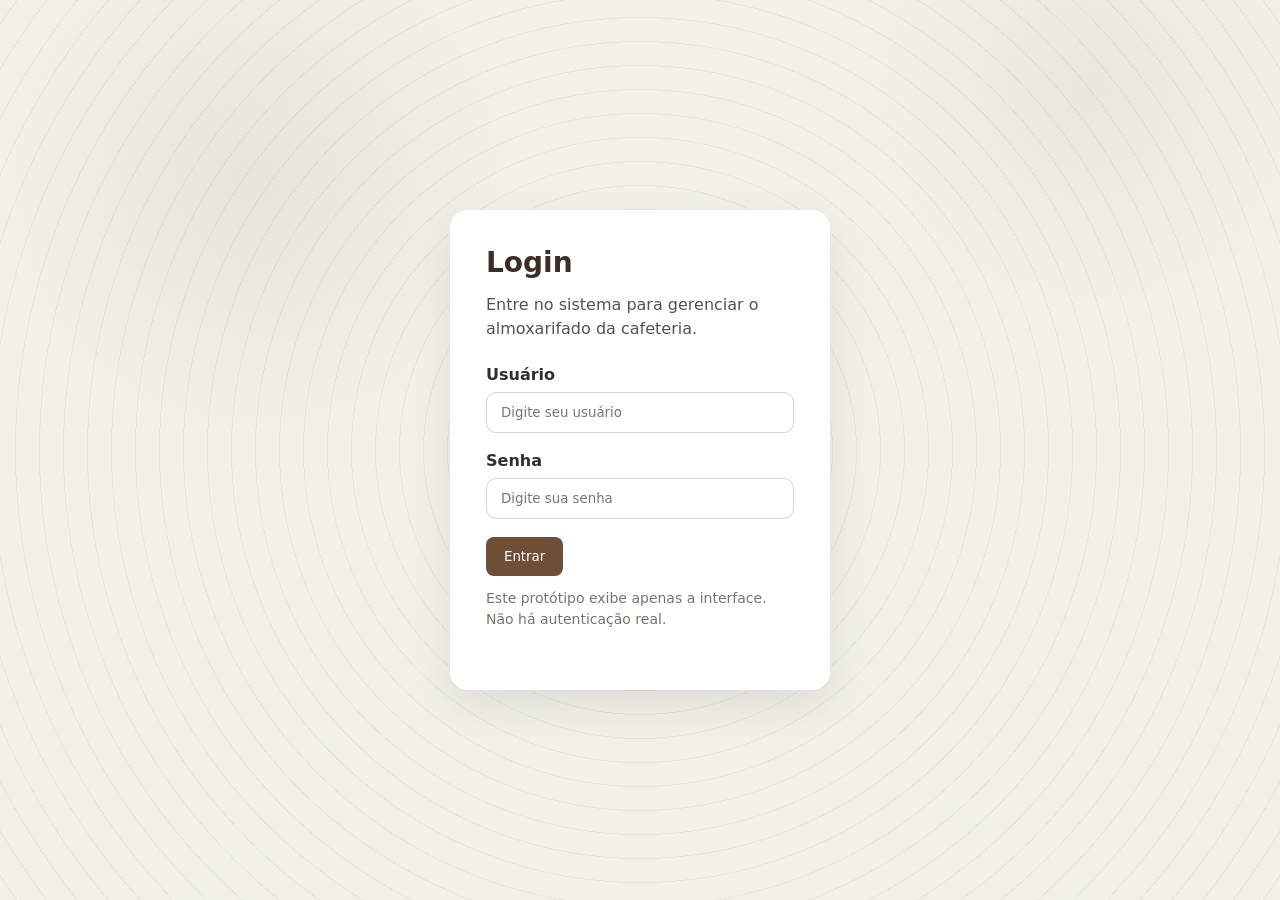
<file: Projeto 2/index.html>
<!DOCTYPE html>
<html lang="pt-BR">
<head>
  <meta charset="UTF-8">
  <meta name="viewport" content="width=device-width, initial-scale=1.0">
  <title>Sistema Café - Login</title>
  <link rel="stylesheet" href="css/style.css">
</head>
<body>
  <div class="login-container">
    <div class="login-card">
      <h1>Login</h1>
      <p>Entre no sistema para gerenciar o almoxarifado da cafeteria.</p>
      <form action="principal.html">
        <label for="usuario">Usuário</label>
        <input id="usuario" type="text" placeholder="Digite seu usuário" />

        <label for="senha">Senha</label>
        <input id="senha" type="password" placeholder="Digite sua senha" />

        <button type="submit">Entrar</button>
        <p class="note">Este protótipo exibe apenas a interface. Não há autenticação real.</p>
      </form>
    </div>
  </div>
</body>
</html>
</file>
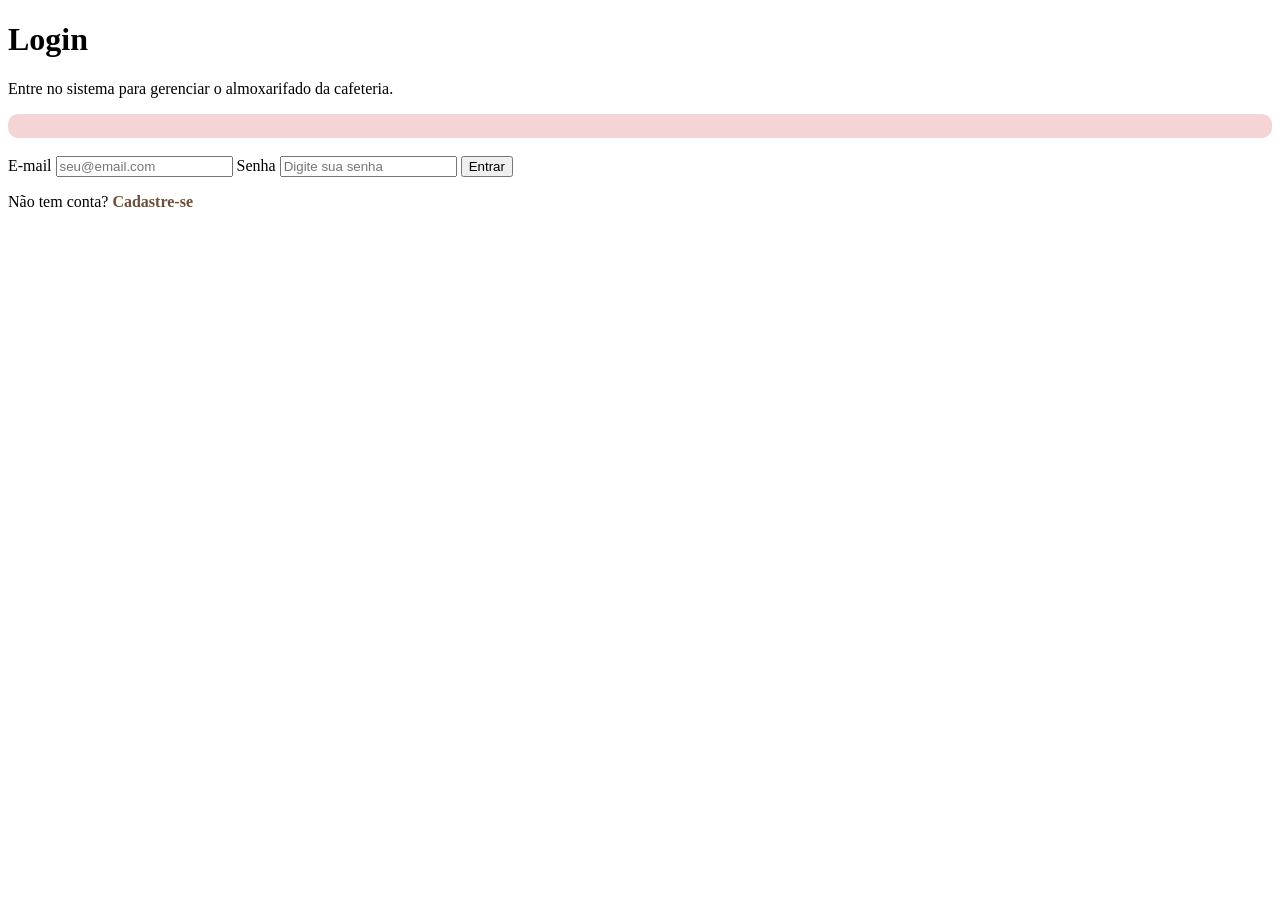
<file: src/main/resources/templates/index.html>
<!DOCTYPE html>
<html xmlns:th="http://www.thymeleaf.org" lang="pt-BR">
<head>
  <meta charset="UTF-8">
  <meta name="viewport" content="width=device-width, initial-scale=1.0">
  <title>Sistema Café - Login</title>
  <link rel="stylesheet" th:href="@{/css/style.css}">
</head>
<body>
  <div class="login-container">
    <div class="login-card">
      <h1>Login</h1>
      <p>Entre no sistema para gerenciar o almoxarifado da cafeteria.</p>

      <div th:if="${erro}" style="background:#f4d4d4;color:#7e2d2d;padding:12px;border-radius:10px;margin-bottom:18px;font-size:14px;" th:text="${erro}"></div>

      <form th:action="@{/login}" method="post">
        <label for="email">E-mail</label>
        <input id="email" type="email" name="email" placeholder="seu@email.com" required />

        <label for="senha">Senha</label>
        <input id="senha" type="password" name="senha" placeholder="Digite sua senha" required />

        <button type="submit">Entrar</button>
      </form>

      <p class="note">
        Não tem conta? <a th:href="@{/cadastro}" style="color:#6f4e37;font-weight:600;">Cadastre-se</a>
      </p>
    </div>
  </div>
</body>
</html>
</file>
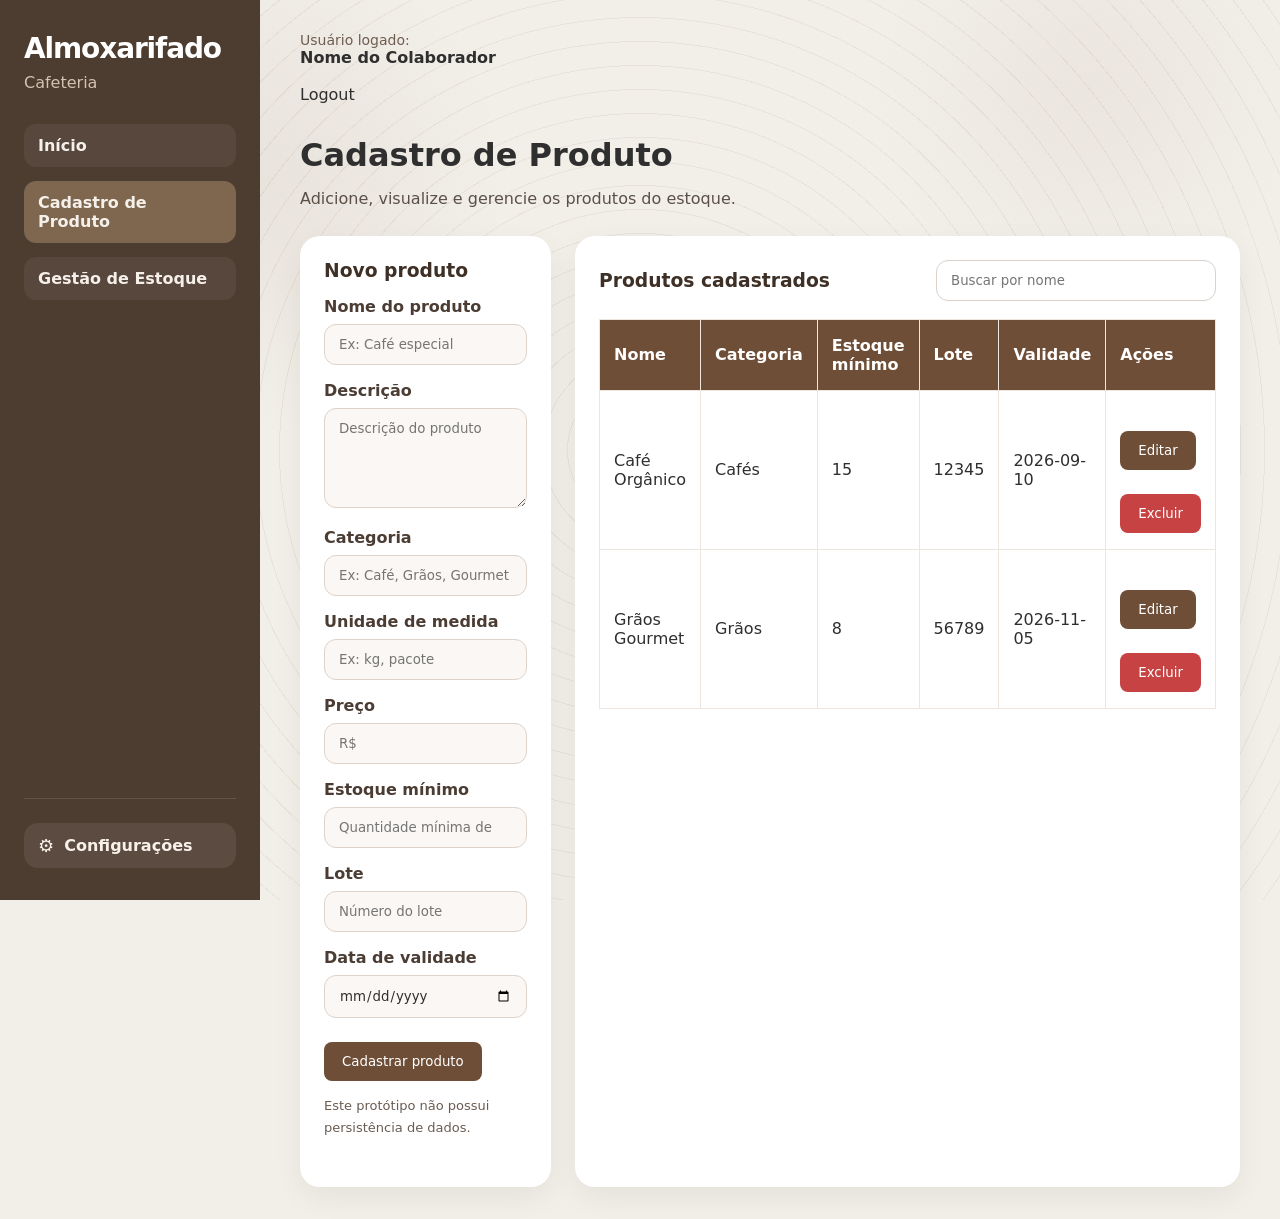
<file: Projeto 2/cadastro.html>
<!DOCTYPE html>
<html lang="pt-BR">
<head>
  <meta charset="UTF-8">
  <meta name="viewport" content="width=device-width, initial-scale=1.0">
  <title>Sistema Café - Cadastro de Produto</title>
  <link rel="stylesheet" href="css/style.css">
</head>
<body>
  <aside class="sidebar">
    <div class="brand">
      <h1>Almoxarifado</h1>
      <p>Cafeteria</p>
    </div>
    <nav class="sidebar-nav">
      <a href="principal.html">Início</a>
      <a href="cadastro.html" class="active">Cadastro de Produto</a>
      <a href="estoque.html">Gestão de Estoque</a>
    </nav>
    <div class="sidebar-settings">
      <input type="checkbox" id="settings-toggle" class="settings-checkbox" />
      <label for="settings-toggle" class="gear-button" title="Abrir configurações">
        <span class="gear-icon">⚙️</span>
        Configurações
      </label>
      <div class="settings-panel">
        <a href="welcome.html" class="button logout">Logout</a>
        <a href="index.html" class="button secondary">Trocar conta</a>
      </div>
    </div>
  </aside>

  <main>
    <header class="page-header">
      <div>
        <span class="welcome-label">Usuário logado:</span>
        <strong>Nome do Colaborador</strong>
      </div>
      <div class="header-actions">
        <a href="welcome.html" class="button logout">Logout</a>
      </div>
    </header>

    <section class="page-section">
      <h2>Cadastro de Produto</h2>
      <p>Adicione, visualize e gerencie os produtos do estoque.</p>

      <div class="form-grid">
        <form class="card form-card">
          <h3>Novo produto</h3>
          <label>Nome do produto</label>
          <input type="text" placeholder="Ex: Café especial" />
          <label>Descrição</label>
          <textarea placeholder="Descrição do produto"></textarea>
          <label>Categoria</label>
          <input type="text" placeholder="Ex: Café, Grãos, Gourmet" />
          <label>Unidade de medida</label>
          <input type="text" placeholder="Ex: kg, pacote" />
          <label>Preço</label>
          <input type="number" placeholder="R$" />
          <label>Estoque mínimo</label>
          <input type="number" placeholder="Quantidade mínima de segurança" />
          <label>Lote</label>
          <input type="text" placeholder="Número do lote" />
          <label>Data de validade</label>
          <input type="date" />
          <button type="submit">Cadastrar produto</button>
          <p class="note">Este protótipo não possui persistência de dados.</p>
        </form>

        <div class="card table-card">
          <div class="table-header">
            <h3>Produtos cadastrados</h3>
            <input type="search" class="busca" placeholder="Buscar por nome" />
          </div>

          <table>
            <thead>
              <tr>
                <th>Nome</th>
                <th>Categoria</th>
                <th>Estoque mínimo</th>
                <th>Lote</th>
                <th>Validade</th>
                <th>Ações</th>
              </tr>
            </thead>
            <tbody>
              <tr>
                <td>Café Orgânico</td>
                <td>Cafés</td>
                <td>15</td>
                <td>12345</td>
                <td>2026-09-10</td>
                <td>
                  <button>Editar</button>
                  <button class="excluir">Excluir</button>
                </td>
              </tr>
              <tr>
                <td>Grãos Gourmet</td>
                <td>Grãos</td>
                <td>8</td>
                <td>56789</td>
                <td>2026-11-05</td>
                <td>
                  <button>Editar</button>
                  <button class="excluir">Excluir</button>
                </td>
              </tr>
            </tbody>
          </table>
        </div>
      </div>
    </section>
  </main>
</body>
</html>
</file>
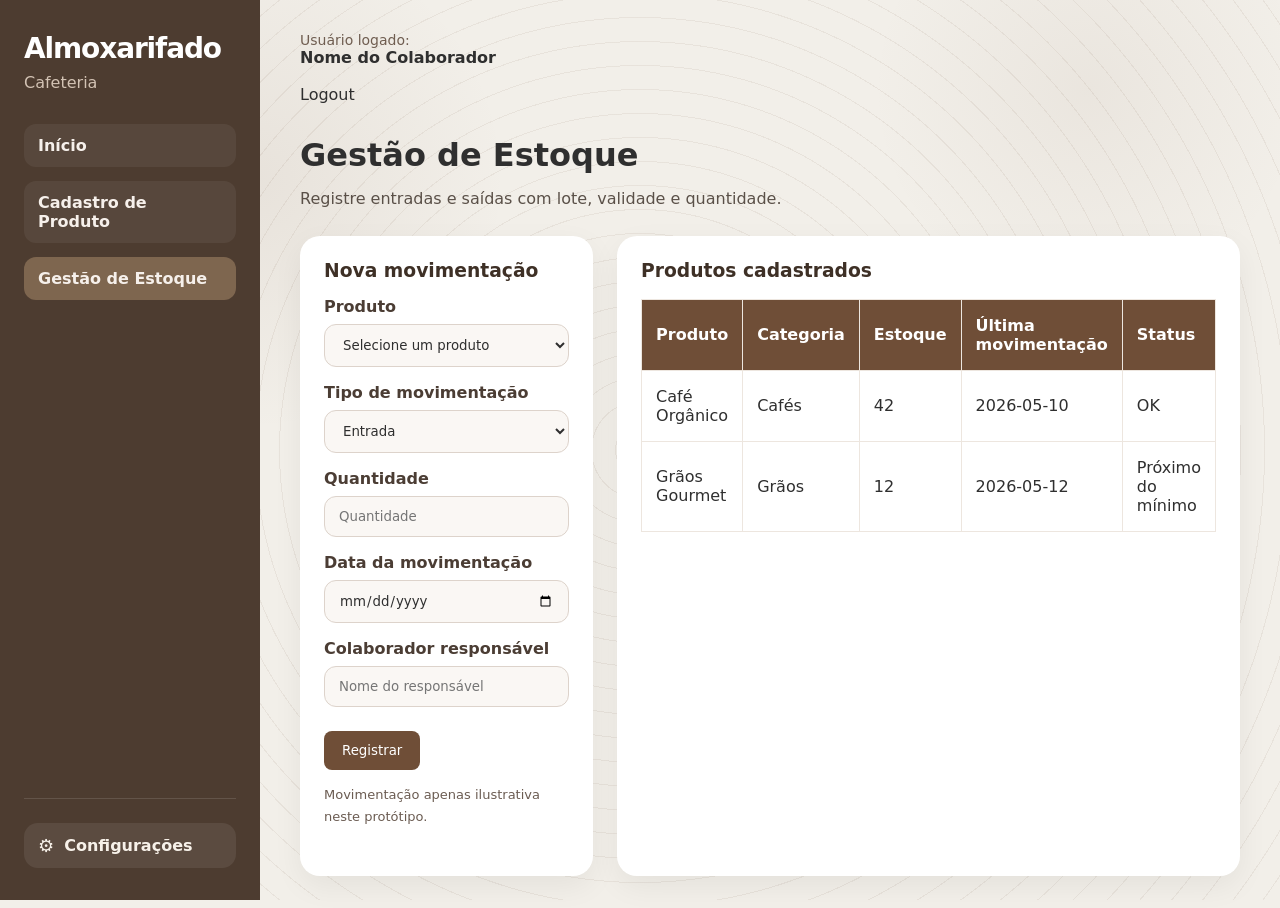
<file: Projeto 2/estoque.html>
<!DOCTYPE html>
<html lang="pt-BR">
<head>
  <meta charset="UTF-8">
  <meta name="viewport" content="width=device-width, initial-scale=1.0">
  <title>Sistema Café - Gestão de Estoque</title>
  <link rel="stylesheet" href="css/style.css">
</head>
<body>
  <aside class="sidebar">
    <div class="brand">
      <h1>Almoxarifado</h1>
      <p>Cafeteria</p>
    </div>
    <nav class="sidebar-nav">
      <a href="principal.html">Início</a>
      <a href="cadastro.html">Cadastro de Produto</a>
      <a href="estoque.html" class="active">Gestão de Estoque</a>
    </nav>
    <div class="sidebar-settings">
      <input type="checkbox" id="settings-toggle" class="settings-checkbox" />
      <label for="settings-toggle" class="gear-button" title="Abrir configurações">
        <span class="gear-icon">⚙️</span>
        Configurações
      </label>
      <div class="settings-panel">
        <a href="welcome.html" class="button logout">Logout</a>
        <a href="index.html" class="button secondary">Trocar conta</a>
      </div>
    </div>
  </aside>

  <main>
    <header class="page-header">
      <div>
        <span class="welcome-label">Usuário logado:</span>
        <strong>Nome do Colaborador</strong>
      </div>
      <div class="header-actions">
        <a href="welcome.html" class="button logout">Logout</a>
      </div>
    </header>

    <section class="page-section">
      <h2>Gestão de Estoque</h2>
      <p>Registre entradas e saídas com lote, validade e quantidade.</p>

      <div class="form-grid">
        <form class="card form-card">
          <h3>Nova movimentação</h3>
          <label>Produto</label>
          <select>
            <option selected>Selecione um produto</option>
            <option>Café Orgânico</option>
            <option>Grãos Gourmet</option>
          </select>
          <label>Tipo de movimentação</label>
          <select>
            <option selected>Entrada</option>
            <option>Saída</option>
          </select>
          <label>Quantidade</label>
          <input type="number" placeholder="Quantidade" />
          <label>Data da movimentação</label>
          <input type="date" />
          <label>Colaborador responsável</label>
          <input type="text" placeholder="Nome do responsável" />
          <button type="submit">Registrar</button>
          <p class="note">Movimentação apenas ilustrativa neste protótipo.</p>
        </form>

        <div class="card table-card">
          <div class="table-header">
            <h3>Produtos cadastrados</h3>
          </div>

          <table>
            <thead>
              <tr>
                <th>Produto</th>
                <th>Categoria</th>
                <th>Estoque</th>
                <th>Última movimentação</th>
                <th>Status</th>
              </tr>
            </thead>
            <tbody>
              <tr>
                <td>Café Orgânico</td>
                <td>Cafés</td>
                <td>42</td>
                <td>2026-05-10</td>
                <td>OK</td>
              </tr>
              <tr>
                <td>Grãos Gourmet</td>
                <td>Grãos</td>
                <td>12</td>
                <td>2026-05-12</td>
                <td>Próximo do mínimo</td>
              </tr>
            </tbody>
          </table>
        </div>
      </div>
    </section>
  </main>
</body>
</html>
</file>
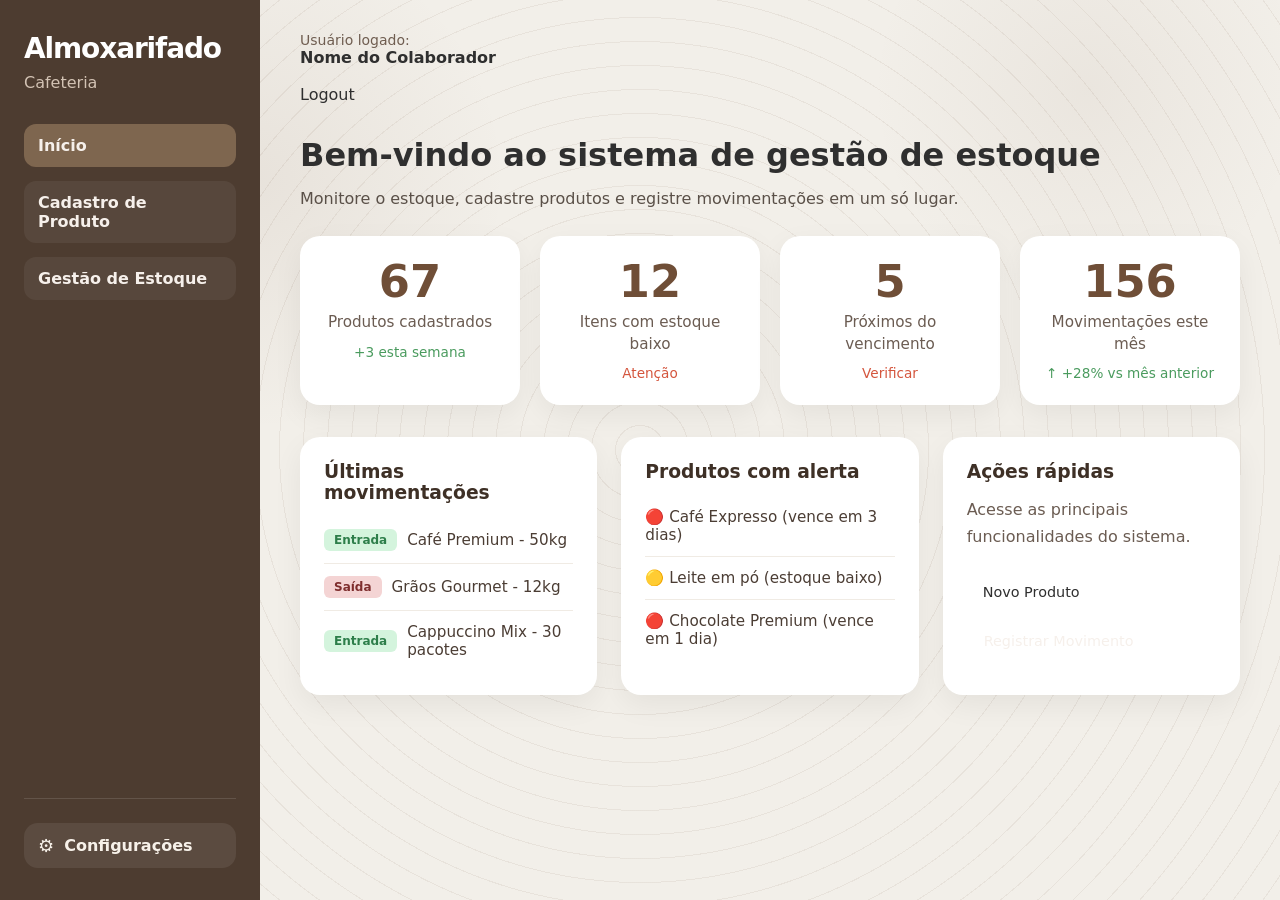
<file: Projeto 2/principal.html>
<!DOCTYPE html>
<html lang="pt-BR">
<head>
  <meta charset="UTF-8">
  <meta name="viewport" content="width=device-width, initial-scale=1.0">
  <title>Sistema Café - Início</title>
  <link rel="stylesheet" href="css/style.css">
</head>
<body>
  <aside class="sidebar">
    <div class="brand">
      <h1>Almoxarifado</h1>
      <p>Cafeteria</p>
    </div>
    <nav class="sidebar-nav">
      <a href="principal.html" class="active">Início</a>
      <a href="cadastro.html">Cadastro de Produto</a>
      <a href="estoque.html">Gestão de Estoque</a>
    </nav>
    <div class="sidebar-settings">
      <input type="checkbox" id="settings-toggle" class="settings-checkbox" />
      <label for="settings-toggle" class="gear-button" title="Abrir configurações">
        <span class="gear-icon">⚙️</span>
        Configurações
      </label>
      <div class="settings-panel">
        <a href="welcome.html" class="button logout">Logout</a>
        <a href="index.html" class="button secondary">Trocar conta</a>
      </div>
    </div>
  </aside>

  <main>
    <header class="page-header">
      <div>
        <span class="welcome-label">Usuário logado:</span>
        <strong>Nome do Colaborador</strong>
      </div>
      <div class="header-actions">
        <a href="welcome.html" class="button logout">Logout</a>
      </div>
    </header>

    <section class="dashboard-overview">
      <h2>Bem-vindo ao sistema de gestão de estoque</h2>
      <p>Monitore o estoque, cadastre produtos e registre movimentações em um só lugar.</p>

      <div class="stats-grid">
        <div class="stat-card">
          <div class="stat-number">67</div>
          <div class="stat-label">Produtos cadastrados</div>
          <div class="stat-change">+3 esta semana</div>
        </div>
        <div class="stat-card">
          <div class="stat-number">12</div>
          <div class="stat-label">Itens com estoque baixo</div>
          <div class="stat-change alert"> Atenção</div>
        </div>
        <div class="stat-card">
          <div class="stat-number">5</div>
          <div class="stat-label">Próximos do vencimento</div>
          <div class="stat-change alert"> Verificar</div>
        </div>
        <div class="stat-card">
          <div class="stat-number">156</div>
          <div class="stat-label">Movimentações este mês</div>
          <div class="stat-change">↑ +28% vs mês anterior</div>
        </div>
      </div>

      <div class="cards-grid">
        <article class="info-card">
          <h3>Últimas movimentações</h3>
          <ul class="activity-list">
            <li><span class="badge entrada">Entrada</span> Café Premium - 50kg</li>
            <li><span class="badge saida">Saída</span> Grãos Gourmet - 12kg</li>
            <li><span class="badge entrada">Entrada</span> Cappuccino Mix - 30 pacotes</li>
          </ul>
        </article>
        <article class="info-card">
          <h3>Produtos com alerta</h3>
          <ul class="alert-list">
            <li>🔴 Café Expresso (vence em 3 dias)</li>
            <li>🟡 Leite em pó (estoque baixo)</li>
            <li>🔴 Chocolate Premium (vence em 1 dia)</li>
          </ul>
        </article>
        <article class="info-card">
          <h3>Ações rápidas</h3>
          <p>Acesse as principais funcionalidades do sistema.</p>
          <div class="quick-actions">
            <a href="cadastro.html" class="button small">Novo Produto</a>
            <a href="estoque.html" class="button small secondary">Registrar Movimento</a>
          </div>
        </article>
      </div>
    </section>
      </div>
    </section>
  </main>
</body>
</html>
</file>
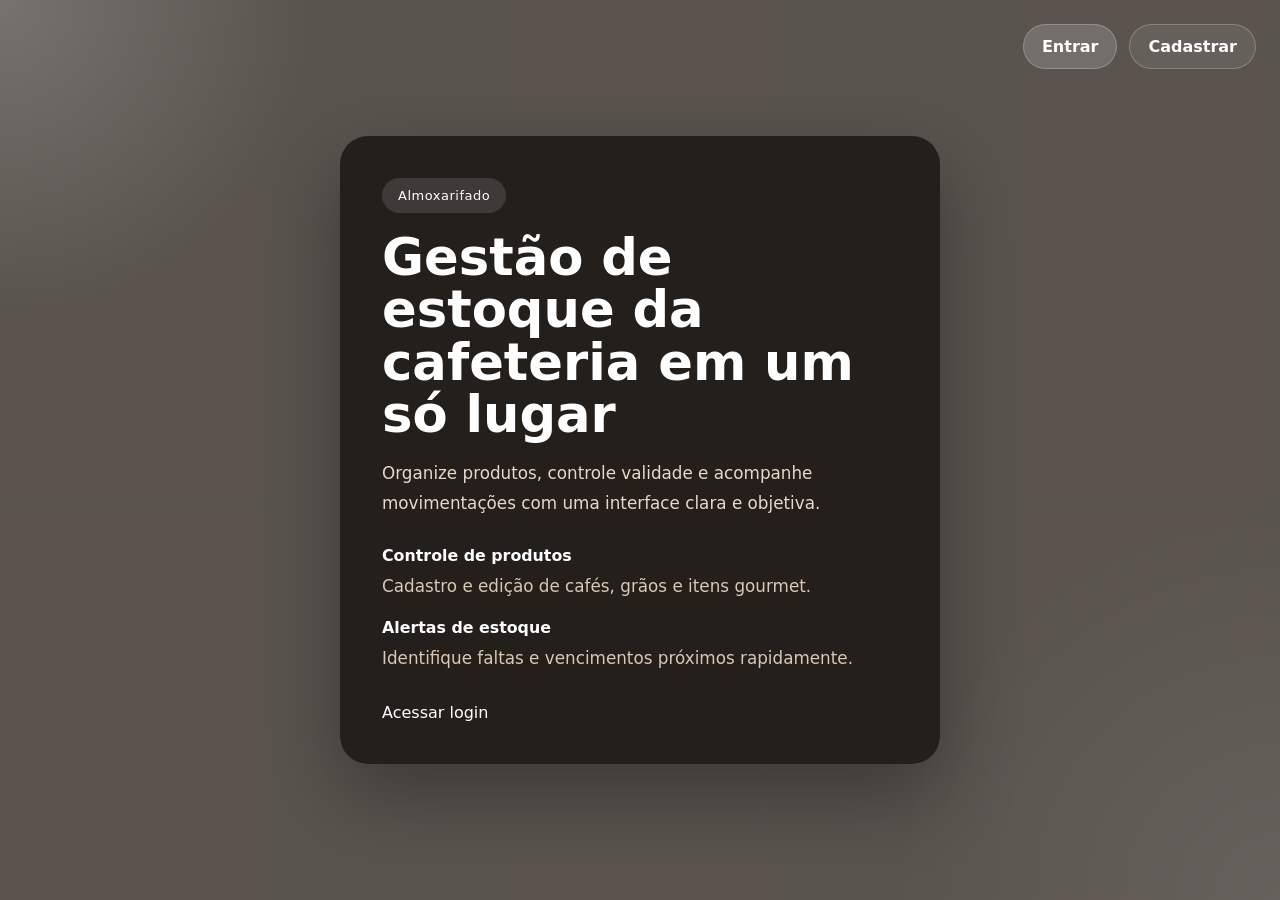
<file: Projeto 2/welcome.html>
<!DOCTYPE html>
<html lang="pt-BR">
<head>
  <meta charset="UTF-8">
  <meta name="viewport" content="width=device-width, initial-scale=1.0">
  <title>Sistema Café - Bem-vindo</title>
  <link rel="stylesheet" href="css/style.css">
</head>
<body class="landing-page">
  <div class="landing-topbar">
    <a href="index.html" class="landing-button">Entrar</a>
    <a href="index.html" class="landing-button secondary">Cadastrar</a>
  </div>

  <main class="landing-hero">
    <div class="hero-content">
      <span class="hero-badge">Almoxarifado</span>
      <h1>Gestão de estoque da cafeteria em um só lugar</h1>
      <p>Organize produtos, controle validade e acompanhe movimentações com uma interface clara e objetiva.</p>
      <div class="hero-features">
        <div>
          <strong>Controle de produtos</strong>
          <p>Cadastro e edição de cafés, grãos e itens gourmet.</p>
        </div>
        <div>
          <strong>Alertas de estoque</strong>
          <p>Identifique faltas e vencimentos próximos rapidamente.</p>
        </div>
      </div>
      <a href="index.html" class="button">Acessar login</a>
    </div>
  </main>
</body>
</html>
</file>
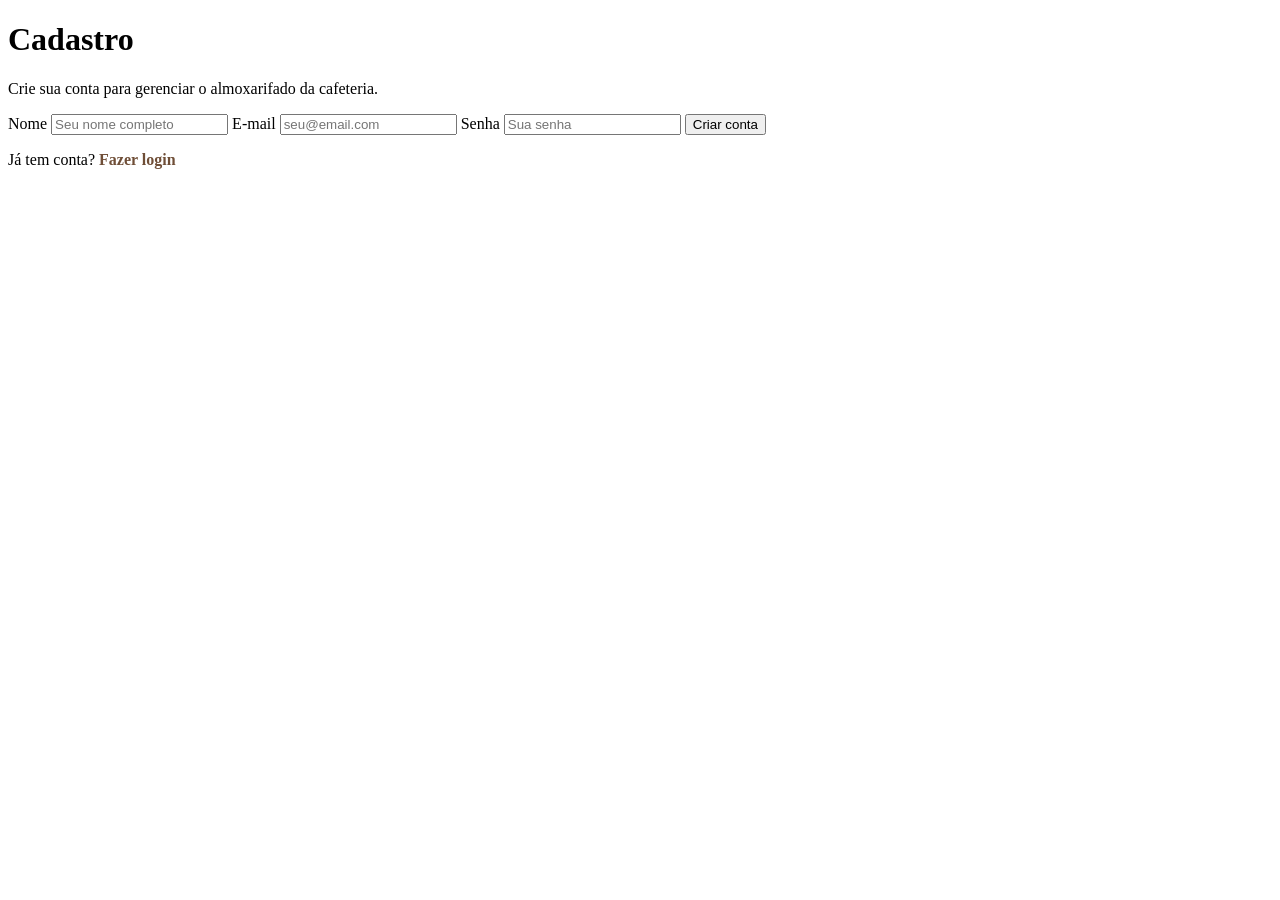
<file: src/main/resources/templates/cadastro-usuario.html>
<!DOCTYPE html>
<html xmlns:th="http://www.thymeleaf.org" lang="pt-BR">
<head>
  <meta charset="UTF-8">
  <meta name="viewport" content="width=device-width, initial-scale=1.0">
  <title>Sistema Café - Cadastro</title>
  <link rel="stylesheet" th:href="@{/css/style.css}">
</head>
<body>
  <div class="login-container">
    <div class="login-card">
      <h1>Cadastro</h1>
      <p>Crie sua conta para gerenciar o almoxarifado da cafeteria.</p>

      <div th:if="${erro}" class="erro-msg" th:text="${erro}"></div>

      <form th:action="@{/cadastro}" th:object="${usuario}" method="post">
        <label for="nome">Nome</label>
        <input id="nome" type="text" th:field="*{nome}" placeholder="Seu nome completo" required />

        <label for="email">E-mail</label>
        <input id="email" type="email" th:field="*{email}" placeholder="seu@email.com" required />

        <label for="senha">Senha</label>
        <input id="senha" type="password" th:field="*{senha}" placeholder="Sua senha" required />

        <button type="submit">Criar conta</button>
      </form>

      <p class="note">
        Já tem conta? <a th:href="@{/login}" style="color:#6f4e37;font-weight:600;">Fazer login</a>
      </p>
    </div>
  </div>
</body>
</html>
</file>
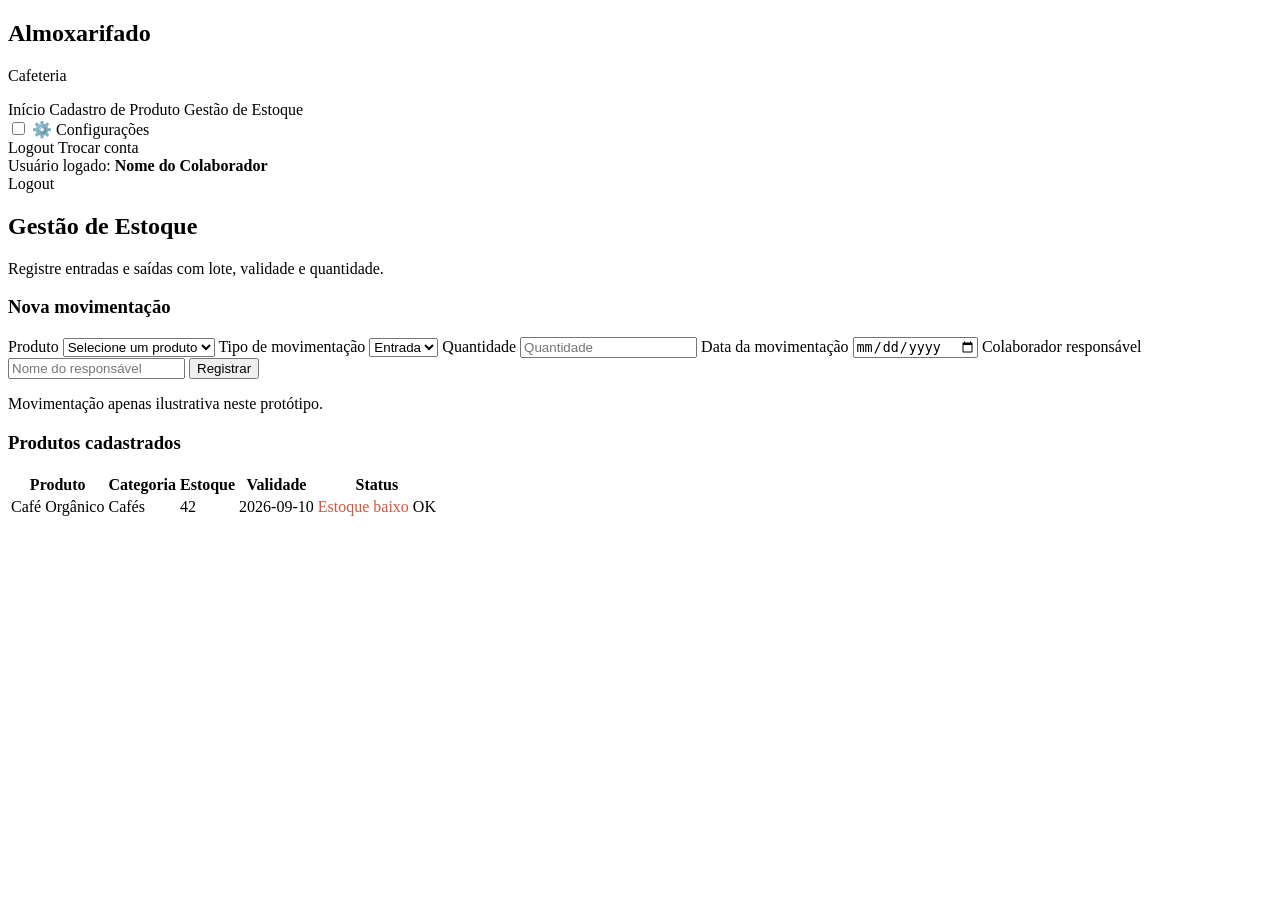
<file: src/main/resources/templates/estoque.html>
<!DOCTYPE html>
<html xmlns:th="http://www.thymeleaf.org" lang="pt-BR">
<head>
  <meta charset="UTF-8">
  <meta name="viewport" content="width=device-width, initial-scale=1.0">
  <title>Sistema Café - Gestão de Estoque</title>
  <link rel="stylesheet" th:href="@{/css/style.css}">
</head>
<body>
  <aside class="sidebar">
    <div class="brand">
      <h1>Almoxarifado</h1>
      <p>Cafeteria</p>
    </div>
    <nav class="sidebar-nav">
      <a th:href="@{/principal}">Início</a>
      <a th:href="@{/produtos/novo}">Cadastro de Produto</a>
      <a th:href="@{/estoque}" class="active">Gestão de Estoque</a>
    </nav>
    <div class="sidebar-settings">
      <input type="checkbox" id="settings-toggle" class="settings-checkbox" />
      <label for="settings-toggle" class="gear-button" title="Abrir configurações">
        <span class="gear-icon">⚙️</span>
        Configurações
      </label>
      <div class="settings-panel">
        <a th:href="@{/logout}" class="button logout">Logout</a>
        <a th:href="@{/login}" class="button secondary">Trocar conta</a>
      </div>
    </div>
  </aside>

  <main>
    <header class="page-header">
      <div>
        <span class="welcome-label">Usuário logado:</span>
        <strong th:text="${session.usuarioLogado != null ? session.usuarioLogado.nome : 'Visitante'}">Nome do Colaborador</strong>
      </div>
      <div class="header-actions">
        <a th:href="@{/logout}" class="button logout">Logout</a>
      </div>
    </header>

    <section class="page-section">
      <h2>Gestão de Estoque</h2>
      <p>Registre entradas e saídas com lote, validade e quantidade.</p>

      <div class="form-grid">
        <form class="card form-card" th:action="@{/estoque}" method="post">
          <h3>Nova movimentação</h3>
          <label>Produto</label>
          <select name="produtoId">
            <option selected disabled>Selecione um produto</option>
            <option th:each="p : ${produtos}" th:value="${p.id}" th:text="${p.nome}"></option>
          </select>
          <label>Tipo de movimentação</label>
          <select name="tipo">
            <option value="ENTRADA">Entrada</option>
            <option value="SAIDA">Saída</option>
          </select>
          <label>Quantidade</label>
          <input type="number" name="quantidade" placeholder="Quantidade" />
          <label>Data da movimentação</label>
          <input type="date" name="data" />
          <label>Colaborador responsável</label>
          <input type="text" name="responsavel" placeholder="Nome do responsável" />
          <button type="submit">Registrar</button>
          <p class="note">Movimentação apenas ilustrativa neste protótipo.</p>
        </form>

        <div class="card table-card">
          <div class="table-header">
            <h3>Produtos cadastrados</h3>
          </div>

          <table>
            <thead>
              <tr>
                <th>Produto</th>
                <th>Categoria</th>
                <th>Estoque</th>
                <th>Validade</th>
                <th>Status</th>
              </tr>
            </thead>
            <tbody>
              <tr th:each="p : ${produtos}">
                <td th:text="${p.nome}">Café Orgânico</td>
                <td th:text="${p.categoria}">Cafés</td>
                <td th:text="${p.estoque}">42</td>
                <td th:text="${p.dataValidade}">2026-09-10</td>
                <td>
                  <span th:if="${p.estoque != null and p.estoqueMinimo != null and p.estoque < p.estoqueMinimo}" style="color:#d4553d;">Estoque baixo</span>
                  <span th:unless="${p.estoque != null and p.estoqueMinimo != null and p.estoque < p.estoqueMinimo}">OK</span>
                </td>
              </tr>
            </tbody>
          </table>
        </div>
      </div>
    </section>
  </main>
</body>
</html>
</file>
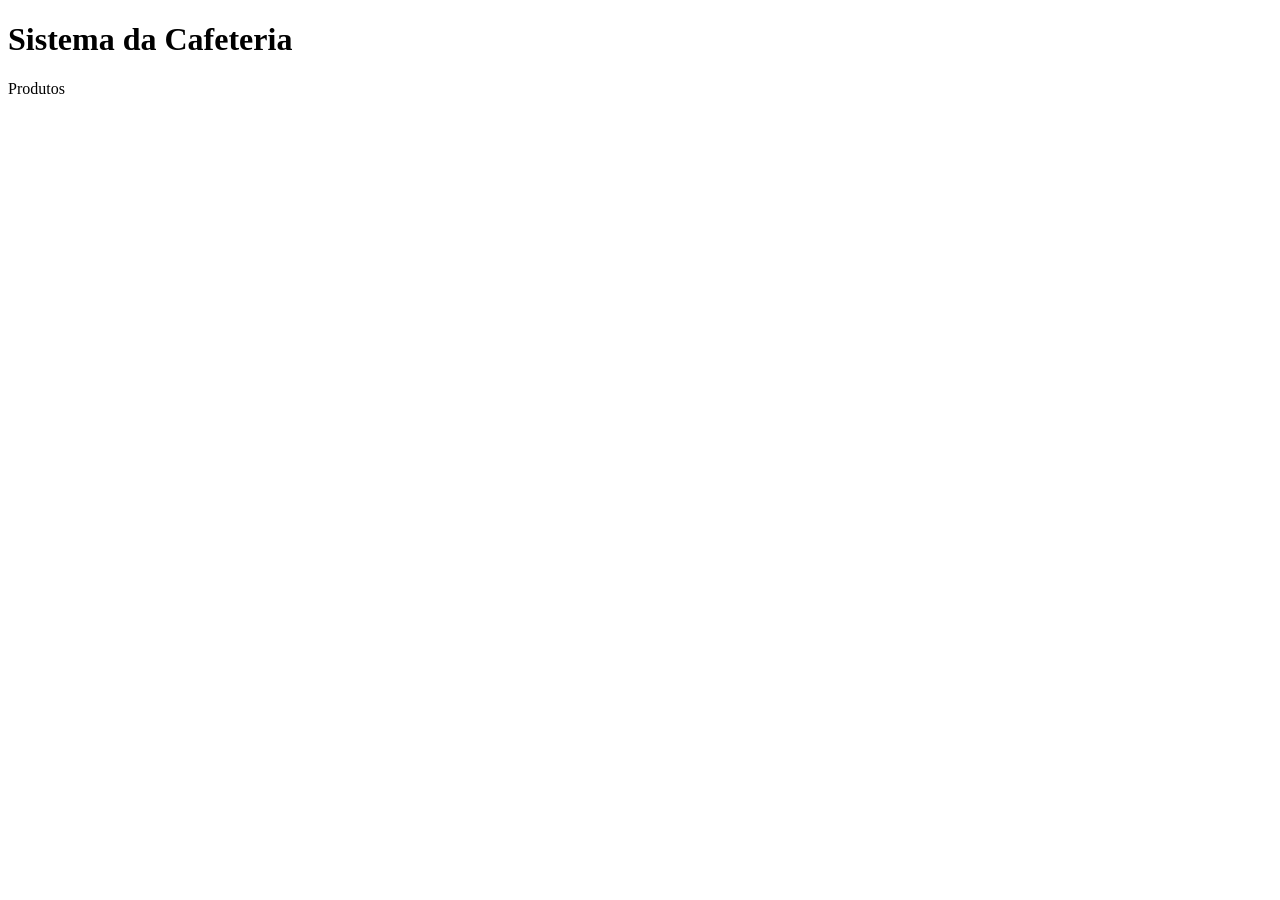
<file: src/main/resources/templates/home.html>
<!DOCTYPE html>
<html xmlns:th="http://www.thymeleaf.org">

<head>

    <title>Cafeteria</title>

    <link rel="stylesheet"
          th:href="@{/css/style.css}">

</head>

<body>

<h1>
    Sistema da Cafeteria
</h1>

<a th:href="@{/produtos}">
    Produtos
</a>

</body>
</html>
</file>
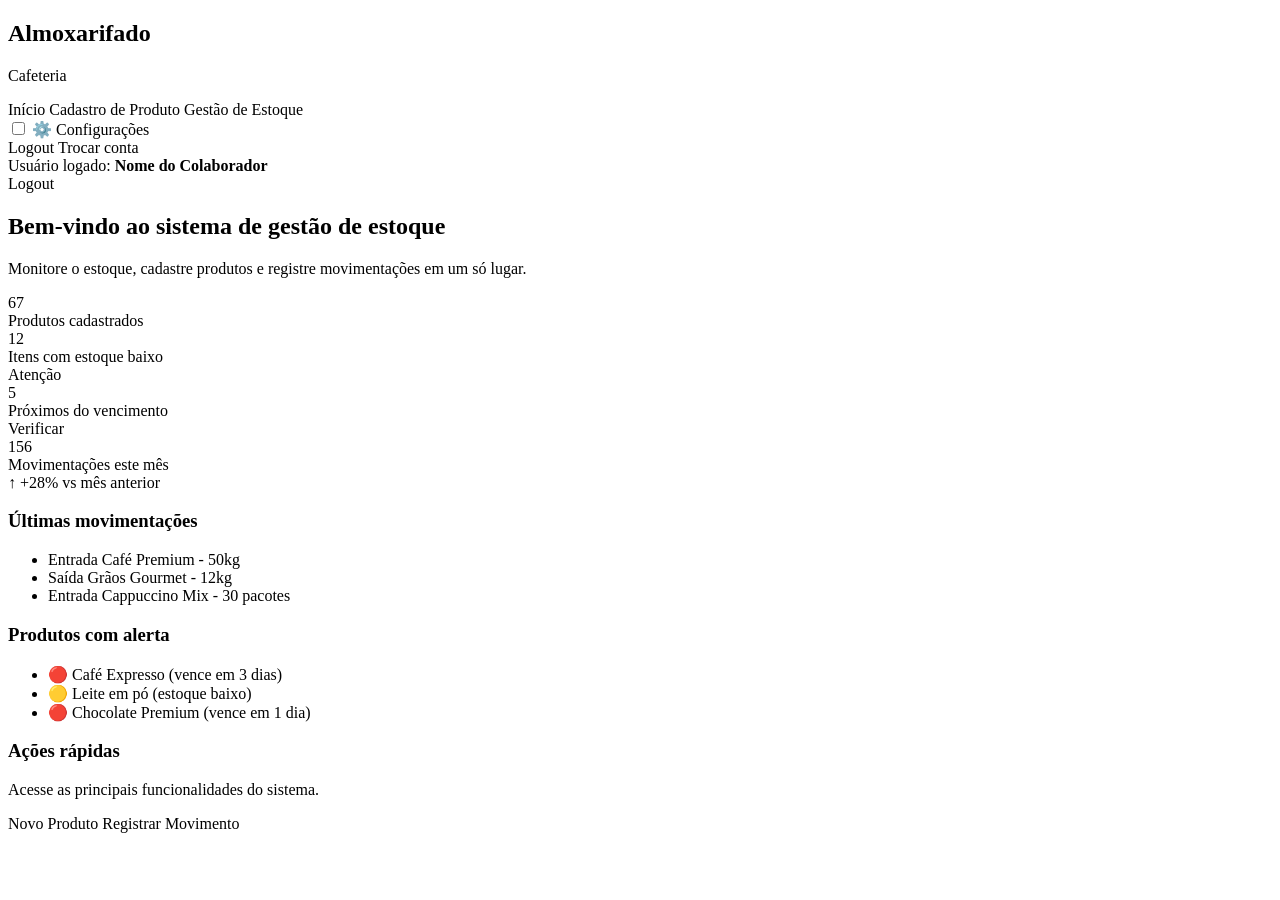
<file: src/main/resources/templates/principal.html>
<!DOCTYPE html>
<html xmlns:th="http://www.thymeleaf.org" lang="pt-BR">
<head>
  <meta charset="UTF-8">
  <meta name="viewport" content="width=device-width, initial-scale=1.0">
  <title>Sistema Café - Início</title>
  <link rel="stylesheet" th:href="@{/css/style.css}">
</head>
<body>
  <aside class="sidebar">
    <div class="brand">
      <h1>Almoxarifado</h1>
      <p>Cafeteria</p>
    </div>
    <nav class="sidebar-nav">
      <a th:href="@{/principal}" class="active">Início</a>
      <a th:href="@{/produtos/novo}">Cadastro de Produto</a>
      <a th:href="@{/estoque}">Gestão de Estoque</a>
    </nav>
    <div class="sidebar-settings">
      <input type="checkbox" id="settings-toggle" class="settings-checkbox" />
      <label for="settings-toggle" class="gear-button" title="Abrir configurações">
        <span class="gear-icon">⚙️</span>
        Configurações
      </label>
      <div class="settings-panel">
        <a th:href="@{/logout}" class="button logout">Logout</a>
        <a th:href="@{/login}" class="button secondary">Trocar conta</a>
      </div>
    </div>
  </aside>

  <main>
    <header class="page-header">
      <div>
        <span class="welcome-label">Usuário logado:</span>
        <strong th:text="${session.usuarioLogado != null ? session.usuarioLogado.nome : 'Visitante'}">Nome do Colaborador</strong>
      </div>
      <div class="header-actions">
        <a th:href="@{/logout}" class="button logout">Logout</a>
      </div>
    </header>

    <section class="dashboard-overview">
      <h2>Bem-vindo ao sistema de gestão de estoque</h2>
      <p>Monitore o estoque, cadastre produtos e registre movimentações em um só lugar.</p>

      <div class="stats-grid">
        <div class="stat-card">
          <div class="stat-number" th:text="${totalProdutos}">67</div>
          <div class="stat-label">Produtos cadastrados</div>
        </div>
        <div class="stat-card">
          <div class="stat-number">12</div>
          <div class="stat-label">Itens com estoque baixo</div>
          <div class="stat-change alert">Atenção</div>
        </div>
        <div class="stat-card">
          <div class="stat-number">5</div>
          <div class="stat-label">Próximos do vencimento</div>
          <div class="stat-change alert">Verificar</div>
        </div>
        <div class="stat-card">
          <div class="stat-number">156</div>
          <div class="stat-label">Movimentações este mês</div>
          <div class="stat-change">↑ +28% vs mês anterior</div>
        </div>
      </div>

      <div class="cards-grid">
        <article class="info-card">
          <h3>Últimas movimentações</h3>
          <ul class="activity-list">
            <li><span class="badge entrada">Entrada</span> Café Premium - 50kg</li>
            <li><span class="badge saida">Saída</span> Grãos Gourmet - 12kg</li>
            <li><span class="badge entrada">Entrada</span> Cappuccino Mix - 30 pacotes</li>
          </ul>
        </article>
        <article class="info-card">
          <h3>Produtos com alerta</h3>
          <ul class="alert-list">
            <li>🔴 Café Expresso (vence em 3 dias)</li>
            <li>🟡 Leite em pó (estoque baixo)</li>
            <li>🔴 Chocolate Premium (vence em 1 dia)</li>
          </ul>
        </article>
        <article class="info-card">
          <h3>Ações rápidas</h3>
          <p>Acesse as principais funcionalidades do sistema.</p>
          <div class="quick-actions">
            <a th:href="@{/produtos/novo}" class="button small">Novo Produto</a>
            <a th:href="@{/estoque}" class="button small secondary">Registrar Movimento</a>
          </div>
        </article>
      </div>
    </section>
  </main>
</body>
</html>
</file>
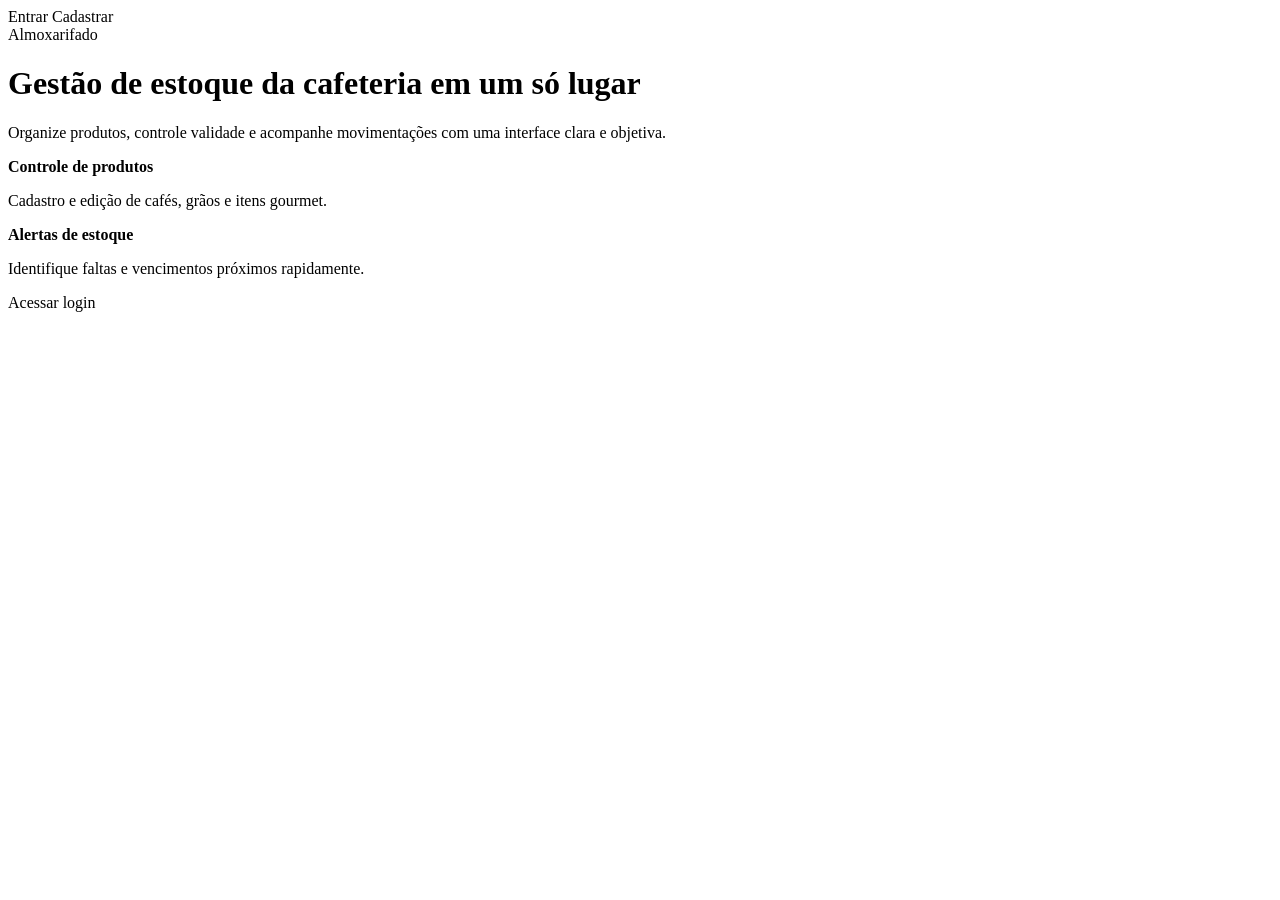
<file: src/main/resources/templates/welcome.html>
<!DOCTYPE html>
<html xmlns:th="http://www.thymeleaf.org" lang="pt-BR">
<head>
  <meta charset="UTF-8">
  <meta name="viewport" content="width=device-width, initial-scale=1.0">
  <title>Sistema Café - Bem-vindo</title>
  <link rel="stylesheet" th:href="@{/css/style.css}">
</head>
<body class="landing-page">
  <div class="landing-topbar">
    <a th:href="@{/login}" class="landing-button">Entrar</a>
    <a th:href="@{/cadastro}" class="landing-button secondary">Cadastrar</a>
  </div>

  <main class="landing-hero">
    <div class="hero-content">
      <span class="hero-badge">Almoxarifado</span>
      <h1>Gestão de estoque da cafeteria em um só lugar</h1>
      <p>Organize produtos, controle validade e acompanhe movimentações com uma interface clara e objetiva.</p>
      <div class="hero-features">
        <div>
          <strong>Controle de produtos</strong>
          <p>Cadastro e edição de cafés, grãos e itens gourmet.</p>
        </div>
        <div>
          <strong>Alertas de estoque</strong>
          <p>Identifique faltas e vencimentos próximos rapidamente.</p>
        </div>
      </div>
      <a th:href="@{/login}" class="button">Acessar login</a>
    </div>
  </main>
</body>
</html>
</file>
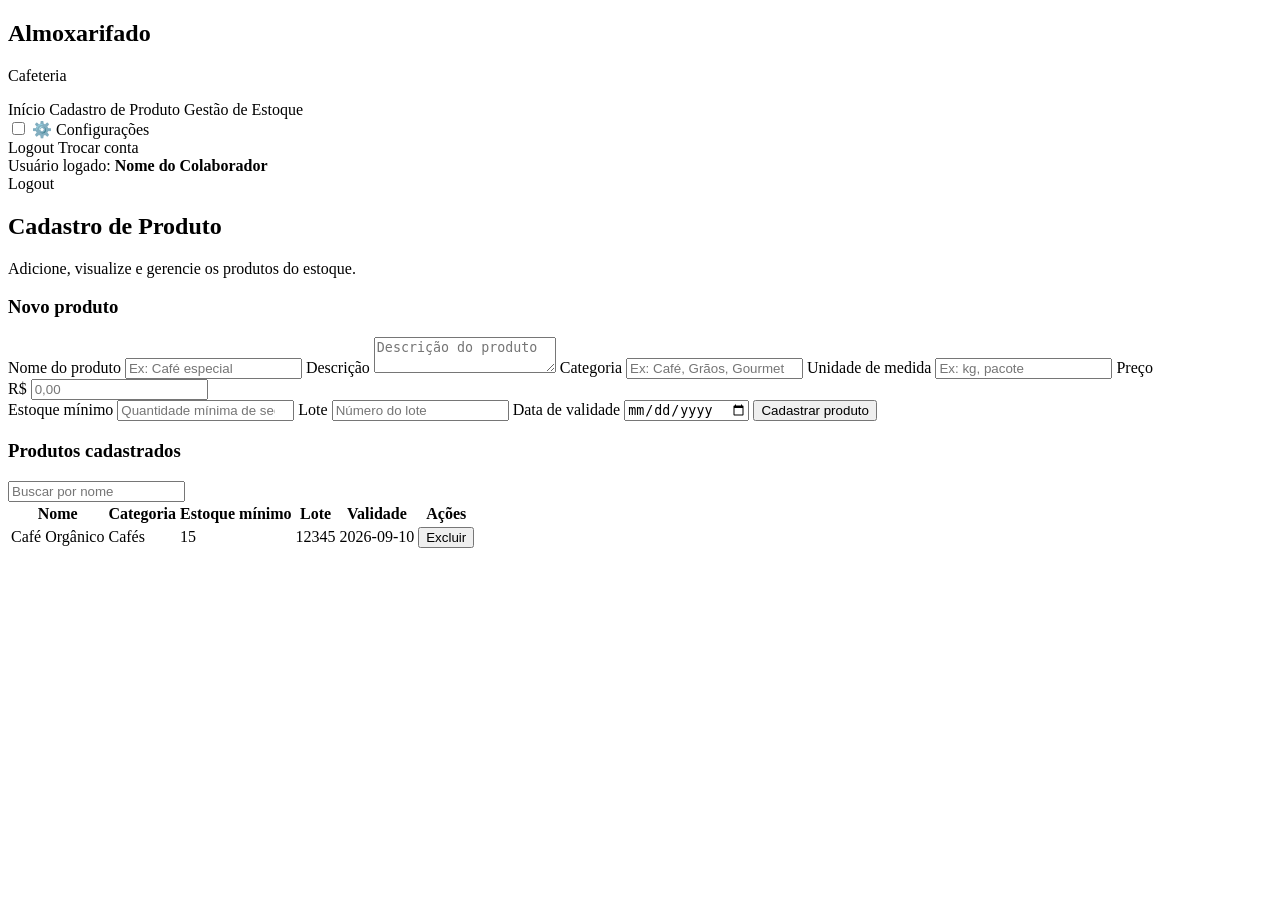
<file: src/main/resources/templates/produto/cadastro.html>
<!DOCTYPE html>
<html xmlns:th="http://www.thymeleaf.org" lang="pt-BR">
<head>
  <meta charset="UTF-8">
  <meta name="viewport" content="width=device-width, initial-scale=1.0">
  <title>Sistema Café - Cadastro de Produto</title>
  <link rel="stylesheet" th:href="@{/css/style.css}">
</head>
<body>
  <aside class="sidebar">
    <div class="brand">
      <h1>Almoxarifado</h1>
      <p>Cafeteria</p>
    </div>
    <nav class="sidebar-nav">
      <a th:href="@{/principal}">Início</a>
      <a th:href="@{/produtos/novo}" class="active">Cadastro de Produto</a>
      <a th:href="@{/estoque}">Gestão de Estoque</a>
    </nav>
    <div class="sidebar-settings">
      <input type="checkbox" id="settings-toggle" class="settings-checkbox" />
      <label for="settings-toggle" class="gear-button" title="Abrir configurações">
        <span class="gear-icon">⚙️</span>
        Configurações
      </label>
      <div class="settings-panel">
        <a th:href="@{/logout}" class="button logout">Logout</a>
        <a th:href="@{/login}" class="button secondary">Trocar conta</a>
      </div>
    </div>
  </aside>

  <main>
    <header class="page-header">
      <div>
        <span class="welcome-label">Usuário logado:</span>
        <strong th:text="${session.usuarioLogado != null ? session.usuarioLogado.nome : 'Visitante'}">Nome do Colaborador</strong>
      </div>
      <div class="header-actions">
        <a th:href="@{/logout}" class="button logout">Logout</a>
      </div>
    </header>

    <section class="page-section">
      <h2>Cadastro de Produto</h2>
      <p>Adicione, visualize e gerencie os produtos do estoque.</p>

      <div class="form-grid">
        <form class="card form-card" th:action="@{/produtos/salvar}" th:object="${produto}" method="post">
          <h3>Novo produto</h3>

          <label>Nome do produto</label>
          <input type="text" th:field="*{nome}" placeholder="Ex: Café especial" />

          <label>Descrição</label>
          <textarea th:field="*{descricao}" placeholder="Descrição do produto"></textarea>

          <label>Categoria</label>
          <input type="text" th:field="*{categoria}" placeholder="Ex: Café, Grãos, Gourmet" />

          <label>Unidade de medida</label>
          <input type="text" th:field="*{unidadeMedida}" placeholder="Ex: kg, pacote" />

          <label>Preço</label>
          <div class="input-prefix">
            <span class="prefix">R$</span>
            <input type="number" step="0.01" th:field="*{preco}" placeholder="0,00" />
          </div>

          <label>Estoque mínimo</label>
          <input type="number" th:field="*{estoqueMinimo}" placeholder="Quantidade mínima de segurança" />

          <label>Lote</label>
          <input type="text" th:field="*{lote}" placeholder="Número do lote" />

          <label>Data de validade</label>
          <input type="date" th:field="*{dataValidade}" />

          <button type="submit">Cadastrar produto</button>
        </form>

        <div class="card table-card">
          <div class="table-header">
            <h3>Produtos cadastrados</h3>
            <input type="search" class="busca" placeholder="Buscar por nome" />
          </div>

          <table>
            <thead>
              <tr>
                <th>Nome</th>
                <th>Categoria</th>
                <th>Estoque mínimo</th>
                <th>Lote</th>
                <th>Validade</th>
                <th>Ações</th>
              </tr>
            </thead>
            <tbody>
              <tr th:each="p : ${produtos}">
                <td th:text="${p.nome}">Café Orgânico</td>
                <td th:text="${p.categoria}">Cafés</td>
                <td th:text="${p.estoqueMinimo}">15</td>
                <td th:text="${p.lote}">12345</td>
                <td th:text="${p.dataValidade}">2026-09-10</td>
                <td>
                  <a th:href="@{/produtos/excluir/{id}(id=${p.id})}">
                    <button type="button" class="excluir">Excluir</button>
                  </a>
                </td>
              </tr>
            </tbody>
          </table>
        </div>
      </div>
    </section>
  </main>
</body>
</html>
</file>
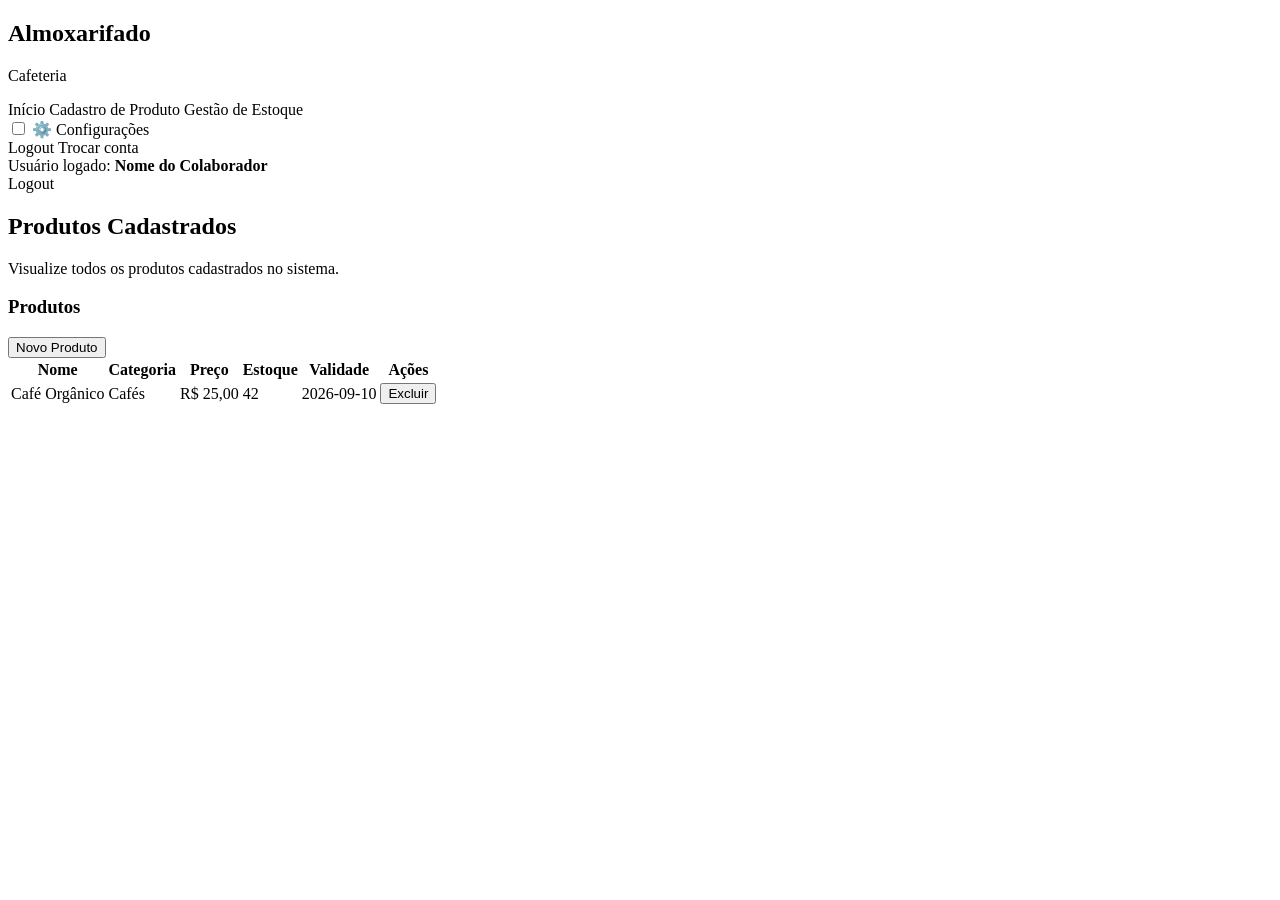
<file: src/main/resources/templates/produto/lista.html>
<!DOCTYPE html>
<html xmlns:th="http://www.thymeleaf.org" lang="pt-BR">
<head>
  <meta charset="UTF-8">
  <meta name="viewport" content="width=device-width, initial-scale=1.0">
  <title>Sistema Café - Produtos</title>
  <link rel="stylesheet" th:href="@{/css/style.css}">
</head>
<body>
  <aside class="sidebar">
    <div class="brand">
      <h1>Almoxarifado</h1>
      <p>Cafeteria</p>
    </div>
    <nav class="sidebar-nav">
      <a th:href="@{/principal}">Início</a>
      <a th:href="@{/produtos}" class="active">Cadastro de Produto</a>
      <a th:href="@{/estoque}">Gestão de Estoque</a>
    </nav>
    <div class="sidebar-settings">
      <input type="checkbox" id="settings-toggle" class="settings-checkbox" />
      <label for="settings-toggle" class="gear-button" title="Abrir configurações">
        <span class="gear-icon">⚙️</span>
        Configurações
      </label>
      <div class="settings-panel">
        <a th:href="@{/logout}" class="button logout">Logout</a>
        <a th:href="@{/login}" class="button secondary">Trocar conta</a>
      </div>
    </div>
  </aside>

  <main>
    <header class="page-header">
      <div>
        <span class="welcome-label">Usuário logado:</span>
        <strong th:text="${session.usuarioLogado != null ? session.usuarioLogado.nome : 'Visitante'}">Nome do Colaborador</strong>
      </div>
      <div class="header-actions">
        <a th:href="@{/logout}" class="button logout">Logout</a>
      </div>
    </header>

    <section class="page-section">
      <h2>Produtos Cadastrados</h2>
      <p>Visualize todos os produtos cadastrados no sistema.</p>

      <div class="card table-card">
        <div class="table-header">
          <h3>Produtos</h3>
          <a th:href="@{/produtos/novo}">
            <button type="button">Novo Produto</button>
          </a>
        </div>

        <table>
          <thead>
            <tr>
              <th>Nome</th>
              <th>Categoria</th>
              <th>Preço</th>
              <th>Estoque</th>
              <th>Validade</th>
              <th>Ações</th>
            </tr>
          </thead>
          <tbody>
            <tr th:each="p : ${produtos}">
              <td th:text="${p.nome}">Café Orgânico</td>
              <td th:text="${p.categoria}">Cafés</td>
              <td th:text="${p.preco}">R$ 25,00</td>
              <td th:text="${p.estoque}">42</td>
              <td th:text="${p.dataValidade}">2026-09-10</td>
              <td>
                <a th:href="@{/produtos/excluir/{id}(id=${p.id})}">
                  <button type="button" class="excluir">Excluir</button>
                </a>
              </td>
            </tr>
          </tbody>
        </table>
      </div>
    </section>
  </main>
</body>
</html>
</file>
<file: Projeto 2/css/style.css>
* {
  margin: 0;
  padding: 0;
  box-sizing: border-box;
}

body {
  font-family: Inter, system-ui, -apple-system, BlinkMacSystemFont, 'Segoe UI', sans-serif;
  color: #2f2f2f;
  min-height: 100vh;
  background-color: #f2efe9;
  background-image:
    radial-gradient(circle at 20% 20%, rgba(111,78,55,0.08) 0, transparent 20%),
    radial-gradient(circle at 85% 10%, rgba(111,78,55,0.06) 0, transparent 16%),
    repeating-radial-gradient(circle, rgba(111,78,55,0.08) 0 1px, transparent 1px 24px);
  background-attachment: fixed;
  animation: backgroundFloat 20s ease infinite;
}

a {
  color: inherit;
  text-decoration: none;
}

button,
input,
select,
textarea {
  font-family: inherit;
}

button {
  padding: 12px 18px;
  background-color: #6f4e37;
  color: white;
  border: none;
  border-radius: 8px;
  cursor: pointer;
  transition: background-color 0.2s ease;
}

button:hover {
  background-color: #523827;
}

button.secondary,
button.small {
  padding: 10px 16px;
  font-size: 0.9rem;
  border-radius: 10px;
}

button.logout,
.sidebar-nav a.logout {
  background-color: #c74242;
}

button.logout:hover,
.sidebar-nav a.logout:hover {
  background-color: #9d3333;
}

.login-container {
  width: 100%;
  min-height: 100vh;
  display: flex;
  justify-content: center;
  align-items: center;
  padding: 24px;
}

.login-card {
  width: 100%;
  max-width: 380px;
  background: white;
  padding: 36px;
  border-radius: 18px;
  box-shadow: 0 16px 40px rgba(0, 0, 0, 0.08);
  animation: fadeInUp 0.6s ease both;
}

.login-card h1 {
  margin-bottom: 14px;
  font-size: 28px;
  color: #3c2d26;
}

.login-card p {
  margin-bottom: 24px;
  color: #5a5048;
  line-height: 1.5;
}

.login-card label {
  display: block;
  margin-bottom: 8px;
  font-weight: 600;
}

.login-card input {
  width: 100%;
  padding: 12px 14px;
  border: 1px solid #d8d2cb;
  border-radius: 10px;
  margin-bottom: 18px;
}

.login-card .note {
  margin-top: 12px;
  font-size: 14px;
  color: #7c7268;
}

body main,
body section,
body header,
body aside {
  transition: all 0.2s ease;
}

.sidebar {
  position: fixed;
  left: 0;
  top: 0;
  width: 260px;
  height: 100vh;
  background: #4d3c30;
  color: white;
  padding: 32px 24px;
  display: flex;
  flex-direction: column;
  gap: 32px;
}

.brand h1 {
  font-size: 28px;
  letter-spacing: -0.04em;
}

.brand p {
  margin-top: 8px;
  color: #d3c3b4;
}

.sidebar-nav {
  display: flex;
  flex-direction: column;
  gap: 14px;
}

.sidebar-nav a {
  display: inline-flex;
  align-items: center;
  padding: 14px 16px;
  border-radius: 12px;
  background: rgba(255, 255, 255, 0.06);
  color: #f6f0eb;
  font-weight: 600;
}

.sidebar-nav a.active,
.sidebar-nav a:hover {
  background: #7e664f;
}

.sidebar-settings {
  margin-top: auto;
  padding-top: 24px;
  border-top: 1px solid rgba(255,255,255,0.12);
}

.settings-checkbox {
  display: none;
}

.gear-button {
  display: inline-flex;
  align-items: center;
  gap: 10px;
  padding: 12px 14px;
  border-radius: 14px;
  background: rgba(255, 255, 255, 0.08);
  color: #f7f1e9;
  font-weight: 600;
  cursor: pointer;
  width: 100%;
}

.gear-icon {
  font-size: 18px;
}

.settings-panel {
  margin-top: 16px;
  display: none;
  flex-direction: column;
  gap: 10px;
}

.settings-checkbox:checked + .gear-button + .settings-panel {
  display: flex;
}

.button.secondary {
  background-color: rgba(255, 255, 255, 0.16);
  color: #f6f0eb;
  border: 1px solid rgba(255,255,255,0.24);
}

.button.secondary:hover {
  background-color: rgba(255, 255, 255, 0.24);
}

main {
  margin-left: 260px;
  padding: 32px 40px;
  min-height: 100vh;
}

.page-header {
  display: flex;
  justify-content: space-between;
  align-items: center;
  gap: 18px;
  margin-bottom: 32px;
}

.welcome-label {
  display: block;
  color: #6f5d50;
  font-size: 14px;
}

.header-actions .button {
  display: inline-flex;
  align-items: center;
}

.page-section h2,
.dashboard-overview h2 {
  font-size: 32px;
  margin-bottom: 12px;
}

.page-section p,
.dashboard-overview p {
  color: #5a5048;
  margin-bottom: 24px;
  max-width: 720px;
  line-height: 1.6;
}

.cards-grid,
.form-grid {
  display: grid;
  gap: 24px;
}

.cards-grid {
  grid-template-columns: repeat(3, minmax(220px, 1fr));
}

.stats-grid {
  display: grid;
  grid-template-columns: repeat(auto-fit, minmax(180px, 1fr));
  gap: 20px;
  margin-bottom: 32px;
}

.stat-card {
  background: white;
  padding: 24px;
  border-radius: 20px;
  box-shadow: 0 10px 30px rgba(0, 0, 0, 0.06);
  animation: fadeInUp 0.55s ease both;
  text-align: center;
}

.stat-number {
  font-size: 2.8rem;
  font-weight: 700;
  color: #6f4e37;
  line-height: 1;
}

.stat-label {
  margin-top: 8px;
  font-size: 0.95rem;
  color: #6b5c52;
  line-height: 1.4;
}

.stat-change {
  margin-top: 10px;
  font-size: 0.85rem;
  color: #4a9b5e;
}

.stat-change.alert {
  color: #d4553d;
}

.activity-list,
.alert-list {
  list-style: none;
  padding: 0;
}

.activity-list li,
.alert-list li {
  padding: 12px 0;
  border-bottom: 1px solid #f0ebe4;
  font-size: 0.95rem;
  color: #4b3d34;
  display: flex;
  align-items: center;
  gap: 10px;
}

.activity-list li:last-child,
.alert-list li:last-child {
  border-bottom: none;
}

.badge {
  display: inline-flex;
  align-items: center;
  padding: 4px 10px;
  border-radius: 6px;
  font-size: 0.75rem;
  font-weight: 700;
  width: fit-content;
}

.badge.entrada {
  background: #d4f4dd;
  color: #2d7e4a;
}

.badge.saida {
  background: #f4d4d4;
  color: #7e2d2d;
}

.quick-actions {
  display: flex;
  gap: 12px;
  margin-top: 16px;
  flex-wrap: wrap;
}

.button.small {
  padding: 10px 16px;
  font-size: 0.9rem;
  border-radius: 10px;
}

.info-card,
.card {
  background: white;
  padding: 24px;
  border-radius: 20px;
  box-shadow: 0 10px 30px rgba(0, 0, 0, 0.06);
  animation: fadeInUp 0.55s ease both;
}

.info-card h3,
.card h3 {
  margin-bottom: 14px;
  color: #3e3026;
}

.info-card p,
.card p {
  color: #6b5c52;
  line-height: 1.7;
}

.form-grid {
  grid-template-columns: 1.2fr 1.8fr;
}

.form-card label {
  display: block;
  margin-top: 16px;
  margin-bottom: 8px;
  font-weight: 600;
  color: #4b3d34;
}

.form-card input,
.form-card textarea,
.form-card select {
  width: 100%;
  border: 1px solid #ddd3cb;
  border-radius: 12px;
  padding: 12px 14px;
  background: #faf7f4;
  color: #2f2f2f;
}

.form-card textarea {
  min-height: 100px;
  resize: vertical;
}

.table-card .table-header {
  display: flex;
  justify-content: space-between;
  align-items: center;
  gap: 16px;
  margin-bottom: 18px;
}

.table-card .table-header h3 {
  margin: 0;
}

.busca {
  padding: 12px 14px;
  border: 1px solid #d9d2cc;
  border-radius: 12px;
  width: 100%;
  max-width: 280px;
}

table {
  width: 100%;
  border-collapse: collapse;
  background: white;
}

table th,
table td {
  border: 1px solid #ede6df;
  padding: 16px 14px;
  text-align: left;
}

table th {
  background-color: #6f4e37;
  color: white;
  font-weight: 700;
}

table tbody tr:hover {
  background: #fbf6f2;
}

.excluir {
  background-color: #c74242;
}

.card button {
  margin-top: 24px;
}

.note {
  margin-top: 14px;
  font-size: 13px;
  color: #816d62;
}

@keyframes fadeInUp {
  from {
    opacity: 0;
    transform: translateY(16px);
  }
  to {
    opacity: 1;
    transform: translateY(0);
  }
}

@keyframes backgroundFloat {
  0%, 100% {
    background-position: 0% 0%, 100% 0%, 0 0;
  }
  50% {
    background-position: 10% 10%, 90% 4%, 12px 18px;
  }
}

@media (max-width: 980px) {
  .sidebar {
    position: static;
    width: 100%;
    height: auto;
    border-radius: 0 0 20px 20px;
  }

  main {
    margin-left: 0;
    padding: 24px;
  }

  .cards-grid,
  .form-grid {
    grid-template-columns: 1fr;
  }
}

@media (max-width: 620px) {
  .login-card {
    padding: 28px;
  }

  .sidebar {
    padding: 24px 16px;
  }

  .landing-topbar {
    top: 16px;
    right: 16px;
    left: auto;
  }
}

.landing-page {
  min-height: 100vh;
  overflow: hidden;
  background-image: linear-gradient(180deg, rgba(31, 23, 18, 0.72), rgba(31, 23, 18, 0.72)), url('https://images.unsplash.com/photo-1511920170033-f8396924c348?auto=format&fit=crop&w=1600&q=80');
  background-size: cover;
  background-position: center;
  color: white;
  position: relative;
}

.landing-page::after {
  content: '';
  position: absolute;
  inset: 0;
  background: radial-gradient(circle at top left, rgba(255,255,255,0.18), transparent 20%), radial-gradient(circle at bottom right, rgba(255,255,255,0.08), transparent 25%);
  pointer-events: none;
  z-index: 0;
}

.landing-topbar {
  position: absolute;
  top: 24px;
  right: 24px;
  left: auto;
  display: flex;
  gap: 12px;
  z-index: 10;
  animation: fadeInRight 0.9s ease both;
}

.landing-button {
  display: inline-flex;
  align-items: center;
  justify-content: center;
  padding: 12px 18px;
  border-radius: 999px;
  background: rgba(255, 255, 255, 0.16);
  color: #fff;
  font-weight: 700;
  border: 1px solid rgba(255,255,255,0.22);
  transition: transform 0.2s ease, background 0.2s ease;
}

.landing-button.secondary {
  background: rgba(255, 255, 255, 0.08);
}

.landing-button:hover {
  background: rgba(255, 255, 255, 0.22);
}

.landing-hero {
  position: relative;
  z-index: 1;
  height: 100vh;
  display: flex;
  align-items: center;
  justify-content: flex-start;
  padding: 0 24px 0 80px;
}

.hero-content {
  max-width: 600px;
  background: rgba(16, 12, 9, 0.72);
  border-radius: 28px;
  padding: 42px;
  backdrop-filter: blur(12px);
  box-shadow: 0 30px 80px rgba(0, 0, 0, 0.32);
}

.hero-badge {
  display: inline-flex;
  margin-bottom: 18px;
  padding: 10px 16px;
  border-radius: 999px;
  background: rgba(255, 255, 255, 0.12);
  font-size: 13px;
  letter-spacing: 0.04em;
}

.hero-content h1 {
  font-size: clamp(2.4rem, 4vw, 3.8rem);
  line-height: 1.02;
  margin-bottom: 18px;
}

.hero-content p {
  font-size: 1.05rem;
  color: #e7d9c9;
  line-height: 1.8;
  margin-bottom: 28px;
}

.hero-features {
  display: grid;
  gap: 16px;
  margin-bottom: 30px;
}

.hero-features strong {
  display: block;
  margin-bottom: 6px;
  font-size: 0.99rem;
}

.hero-features p {
  margin: 0;
  color: #d9c8b7;
}

.landing-page .button {
  min-width: 170px;
  animation: fadeInUp 0.9s ease both;
}

.hero-content {
  max-width: 600px;
  background: rgba(16, 12, 9, 0.72);
  border-radius: 28px;
  padding: 42px;
  backdrop-filter: blur(12px);
  box-shadow: 0 30px 80px rgba(0, 0, 0, 0.32);
  animation: fadeInUp 1s ease both;
}

.hero-content h1,
.hero-content p,
.hero-features,
.hero-badge,
.landing-page .button {
  animation-delay: 0.2s;
}

.hero-badge {
  animation: fadeInUp 0.85s ease both;
}

.hero-content h1 {
  animation: fadeInUp 0.95s ease both;
}

.hero-content p {
  animation: fadeInUp 1.05s ease both;
}

.hero-features {
  animation: fadeInUp 1.15s ease both;
}

@keyframes fadeInUp {
  from {
    opacity: 0;
    transform: translateY(24px);
  }
  to {
    opacity: 1;
    transform: translateY(0);
  }
}

@keyframes fadeInRight {
  from {
    opacity: 0;
    transform: translateX(24px);
  }
  to {
    opacity: 1;
    transform: translateX(0);
  }
}

@keyframes pulseGlow {
  0%, 100% {
    box-shadow: 0 30px 80px rgba(0, 0, 0, 0.32);
  }
  50% {
    box-shadow: 0 34px 96px rgba(0, 0, 0, 0.4);
  }
}

.hero-content {
  animation: fadeInUp 0.9s ease both, pulseGlow 10s ease-in-out infinite;
}

  .sidebar-nav a {
    padding: 12px 14px;
  }

  .page-header {
    flex-direction: column;
    align-items: flex-start;
  }
</file>
